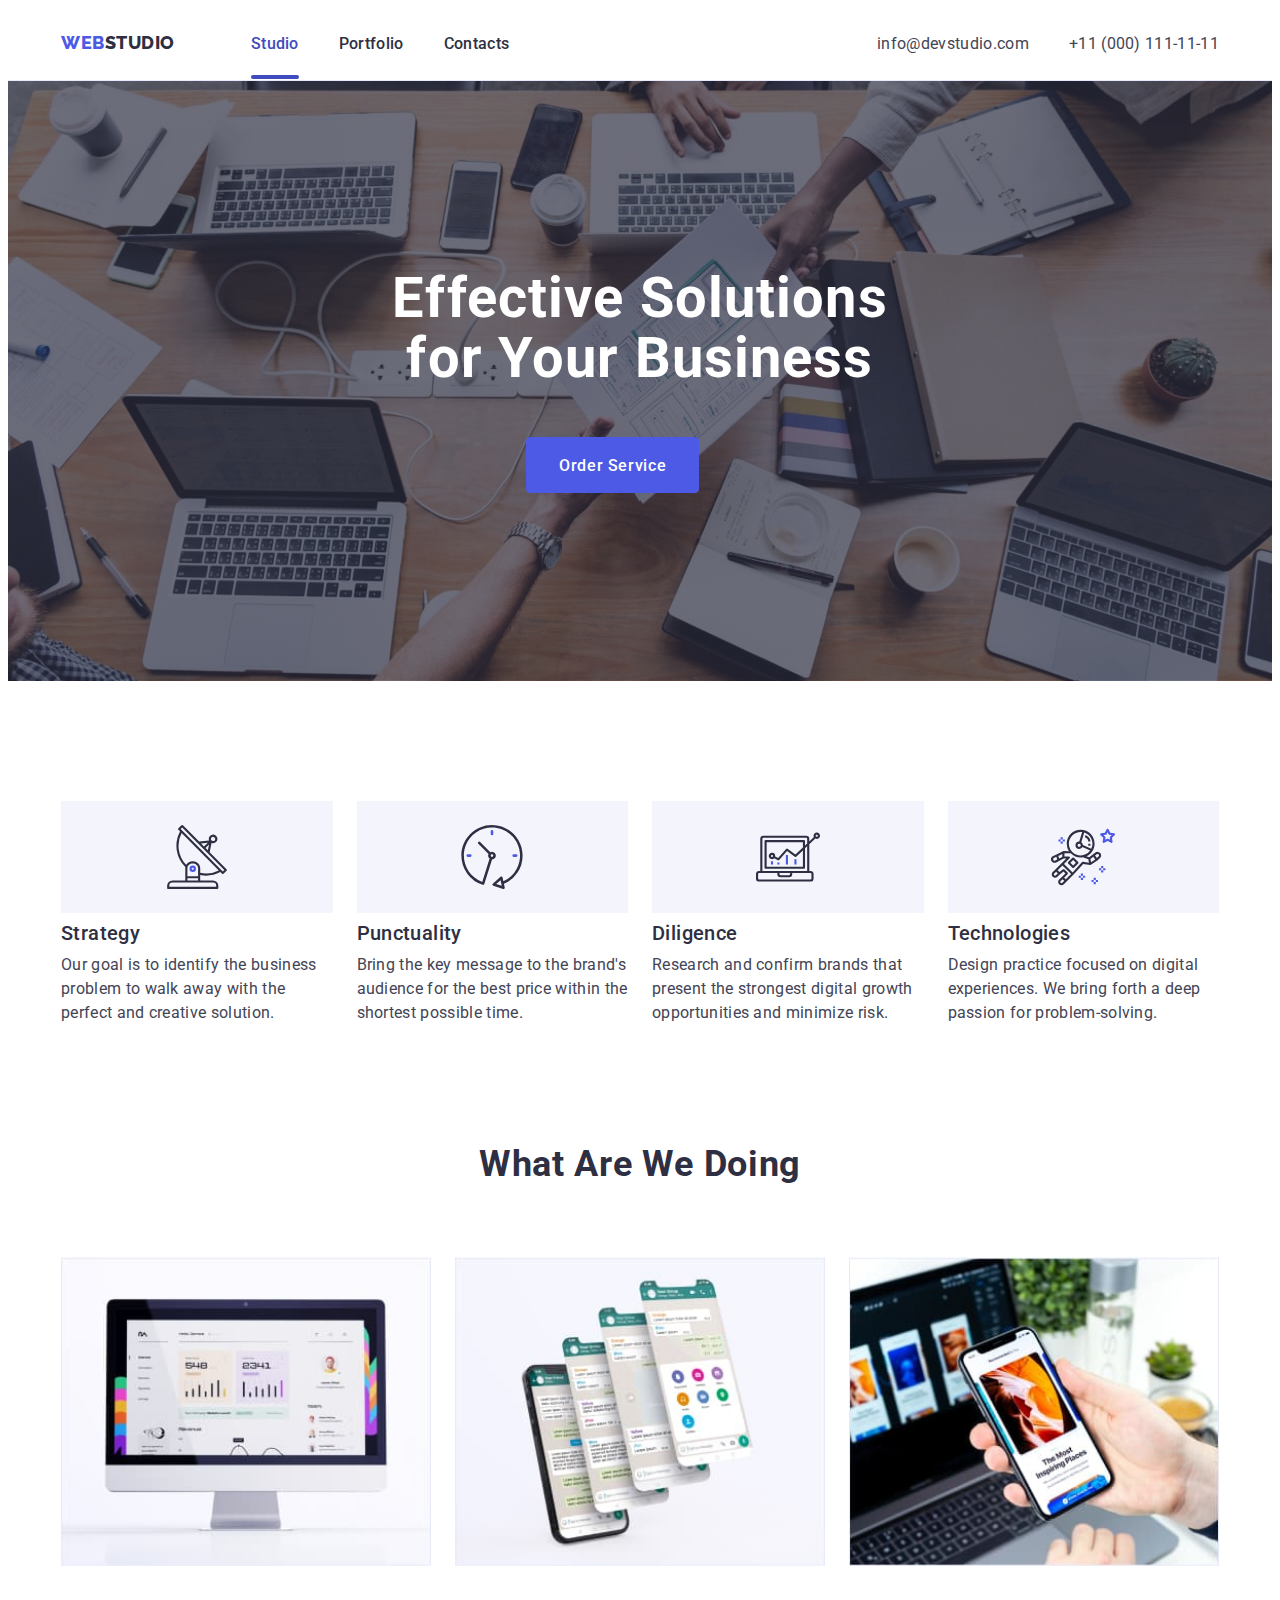
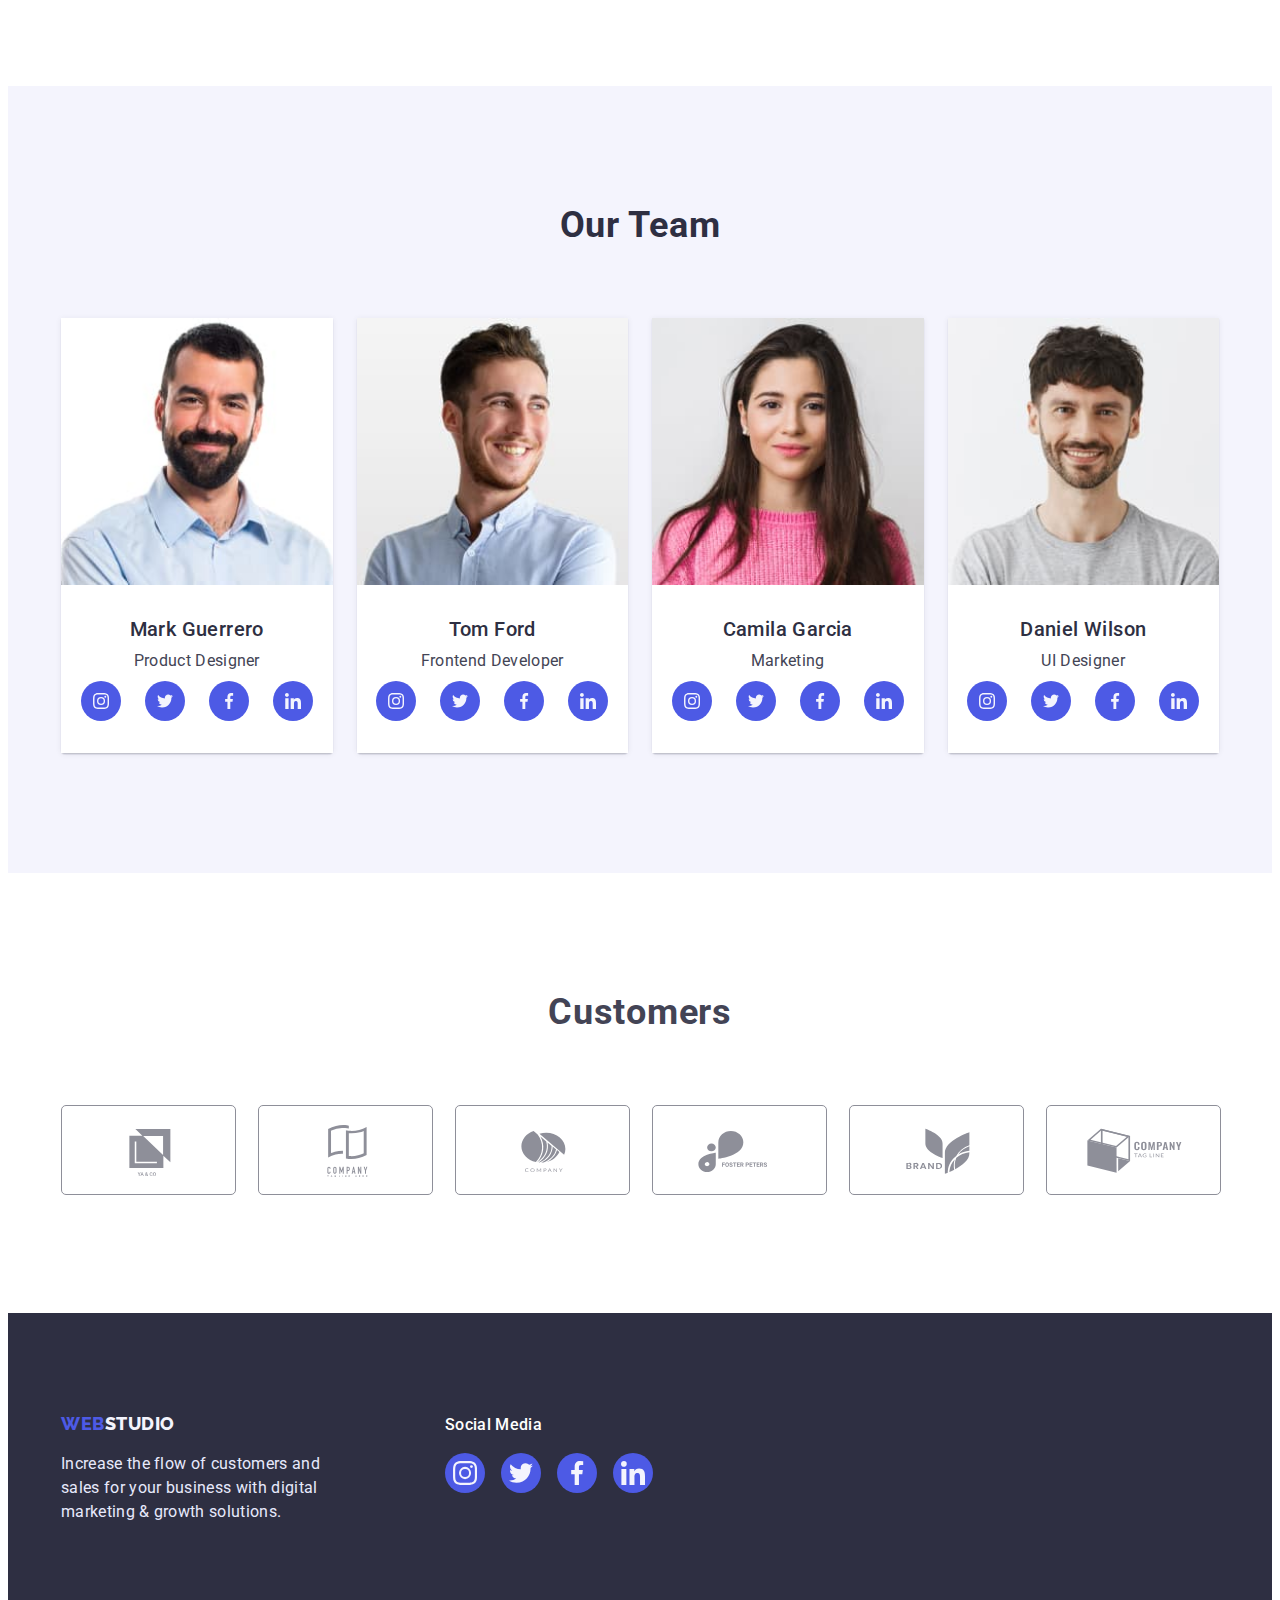
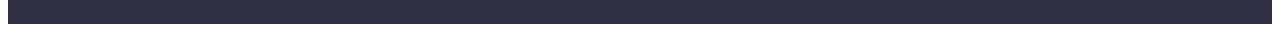
<file: index.html>
<!DOCTYPE html>
<html lang="en">
  <head>
    <meta charset="UTF-8" />
    <meta http-equiv="X-UA-Compatible" content="IE=edge" />
    <meta name="viewport" content="width=device-width, initial-scale=1.0" />
    <title>Document</title>
    <link rel="preconnect" href="https://fonts.googleapis.com" />
    <link rel="preconnect" href="https://fonts.gstatic.com" crossorigin />
    <link href="https://fonts.googleapis.com/css2?family=Raleway:wght@800&family=Roboto:wght@400;500;700;900&display=swap"
      rel="stylesheet" />
      <link
      href="https://cdnjs.cloudflare.com/ajax/libs/modern-normalize/1.1.0/modern-normalize.min.css"
      rel="stylesheet"
      integrity="sha512-wpPYUAdjBVSE4KJnH1VR1HeZfpl1ub8YT/NKx4PuQ5NmX2tKuGu6U/JRp5y+Y8XG2tV+wKQpNHVUX03MfMFn9Q=="
      crossorigin="anonymous"
      referrerpolicy="no-referrer"
    />
    <link
      href="https://cdnjs.cloudflare.com/ajax/libs/animate.css/4.1.1/animate.min.css"
      rel="stylesheet"
    />
    <link href="https://unpkg.com/aos@2.3.1/dist/aos.css" rel="stylesheet" />
    <link rel="stylesheet" href="./css/style.css" />
  </head>

  <body>
    <!-- Header -->
    <header class="header">
      <div class="header-container container">
        <nav class="header-nav">
          <a class="logo link" href="./index.html" 
            >Web<span class="logo-color">Studio</span></a
          >
          <ul class="header-list list">
            <li class="header-item">
              <a class="header-link header-line link" href="./index.html">Studio</a>
            </li>
            <li class="header-item">
              <a class="header-link link" href="./portfolio.html">Portfolio</a>
            </li>
            <li class="header-item">
              <a class="header-link link" href="">Contacts</a>
            </li>
          </ul>
        </nav>
        <address class="address">
          <ul class="header-list list">
            <li>
              <a class="header-address link" href="mailto:info@devstudio.com"
                >info@devstudio.com</a
              >
            </li>
            <li>
              <a class="header-address link" href="tel:+110001111111"
                >+11 (000) 111-11-11</a
              >
            </li>
          </ul>
        </address>
      </div>
    </header>

    <!-- Main -->

    <main>
      <!-- hero image -->

      <section class="hero">
        <div class="hero-container container">
          <h1 class="hero-title">Effective Solutions for Your Business</h1>
          <button class="hero-btn btn" data-modal-open type="button">Order Service</button>
        </div>
      </section>

      <!-- section 1 -->

      <section class="feature">
        <div class="feature-container container">
          <h2 hidden>feature</h2>
          <ul class="feature-list list">
                <li class="feature-item">
                     <div class="feature-icon">
                       <svg width="64" height="64" class="feature-soc-icon">
                              <use
                                href="./images/icon/symbol-defs.svg#icon-antenna"
                              ></use></svg>
                     </div >
                  <h3 class="feature-title">Strategy</h3>
                  <p class="feature-text">
                    Our goal is to identify the business problem to walk away with
                    the perfect and creative solution.
                  </p>
                </li>
                            
              <li class="feature-item">
                
                  <div class="feature-icon">
                    <svg width="64" height="64" class="feature-soc-icon"><use
                    href="./images/icon/symbol-defs.svg#icon-clock"
                  ></use></svg>
                  </div >
                <h3 class="feature-title">Punctuality</h3>
                <p class="feature-text">
                  Bring the key message to the brand's audience for the best price
                  within the shortest possible time.
                </p>
              </li>
                            
            <li class="feature-item">
              <div class="feature-icon">
                <svg width="64" height="64" class="feature-soc-icon">
                  <use
                    href="./images/icon/symbol-defs.svg#icon-diagram"
                  ></use></svg>
              </div >
              <h3 class="feature-title">Diligence</h3>
              <p class="feature-text">
                Research and confirm brands that present the strongest digital
                growth opportunities and minimize risk.
              </p>
            </li>

           
            <li class="feature-item">
              <div class="feature-icon">
                <svg width="64" height="64" class="feature-soc-icon">
                  <use
                    href="./images/icon/symbol-defs.svg#icon-astronaut"
                  ></use></svg>
              </div >
              <h3 class="feature-title">Technologies</h3>
              <p class="feature-text">
                Design practice focused on digital experiences. We bring forth a
                deep passion for problem-solving.
              </p>
            </li>
          </ul>
        </div>
      </section>

      <!-- section 2 -->

      <section class="doing">
        <div class="doing-container container">
          <h2 class="doing-title title">What are we doing</h2>
          <ul class="doing-list list">
            <li class="doing-item">
              <img
                src="./images/section2/Rectangle71.jpg"
                alt="Image example"
                width="360"
              />
            </li>
            <li class="doing-item">
              <img
                src="./images/section2/Rectangle72.jpg"
                alt="Image example"
                width="360"
              />
            </li>
            <li class="doing-item">
              <img
                src="./images/section2/Rectangle73.jpg"
                alt="Image example"
                width="360"
              />
            </li>
          </ul>
        </div>
      </section>

      <!-- section 3 -->

      <section class="team">
        <div class="team-container container">
          <h2 class="team-title title">Our Team</h2>
          <ul class="team-list list">
            <li class="team-item">
              <img
                class="team-img"
                src="./images/section3/img1.jpg"
                alt="Image example"
                width="264"
              />
              <div class="team-item-wrap">
                <h3 class="team-item-title">Mark Guerrero</h3>
                <p class="team-item-text">Product Designer</p>
                <ul class="team-soc-list list">
                  <li class="team-soc-item">
                    <a href="" class="team-soc-link link" target="_blank" rel="noopener noreferrer nofollow"
                      ><svg width="16" height="16" class="team-soc-icon">
                        <use
                          href="./images/icon/symbol-defs.svg#icon-instagram"
                        ></use></svg></a>
                  </li>
                  <li class="team-soc-item">
                    <a href="" class="team-soc-link link" target="_blank" rel="noopener noreferrer nofollow"
                      ><svg width="16" height="16" class="team-soc-icon">
                        <use
                          href="./images/icon/symbol-defs.svg#icon-twitter"
                        ></use>
                      </svg></a></li>
                      <li class="team-soc-item">
                        <a href="" class="team-soc-link link" target="_blank" rel="noopener noreferrer nofollow">
                          <svg width="16" height="16" class="team-soc-icon">
                            <use
                              href="./images/icon/symbol-defs.svg#icon-facebook"
                            ></use></svg></a>
                      </li>
                      <li class="team-soc-item">
                        <a href="" class="team-soc-link link" target="_blank" rel="noopener noreferrer nofollow"
                          ><svg width="16" height="16" class="team-soc-icon">
                            <use
                              href="./images/icon/symbol-defs.svg#icon-linkedin"
                            ></use></svg></a>
                      </li>
                    </a>
                  </li>
                </ul>
              </div>
            </li>

            <li class="team-item">
              <img
                class="team-img"
                src="./images/section3/img2.jpg"
                alt="Image example"
                width="264"
              />
              <div class="team-item-wrap">
                <h3 class="team-item-title">Tom Ford</h3>
                <p class="team-item-text">Frontend Developer</p>
                <ul class="team-soc-list list">
                  <li class="team-soc-item">
                    <a href="" class="team-soc-link link" target="_blank" rel="noopener noreferrer nofollow"
                      ><svg width="16" height="16" class="team-soc-icon">
                        <use
                          href="./images/icon/symbol-defs.svg#icon-instagram"
                        ></use></svg></a>
                  </li>
                  <li class="team-soc-item">
                    <a href="" class="team-soc-link link" target="_blank" rel="noopener noreferrer nofollow"
                      ><svg width="16" height="16" class="team-soc-icon">
                        <use
                          href="./images/icon/symbol-defs.svg#icon-twitter"
                        ></use>
                      </svg></a></li>
                      <li class="team-soc-item">
                        <a href="" class="team-soc-link link" target="_blank" rel="noopener noreferrer nofollow">
                          <svg width="16" height="16" class="team-soc-icon">
                            <use
                              href="./images/icon/symbol-defs.svg#icon-facebook"
                            ></use></svg></a>
                      </li>
                      <li class="team-soc-item">
                        <a href="" class="team-soc-link link" target="_blank" rel="noopener noreferrer nofollow"
                          ><svg width="16" height="16" class="team-soc-icon">
                            <use
                              href="./images/icon/symbol-defs.svg#icon-linkedin"
                            ></use></svg></a>
                      </li>
                    </a>
                  </li>
                </ul>
              </div>
            </li>

            <li class="team-item">
              <img
                class="team-img"
                src="./images/section3/img3.jpg"
                alt="Image example"
                width="264"
              />
              <div class="team-item-wrap">
                <h3 class="team-item-title">Camila Garcia</h3>
                <p class="team-item-text">Marketing</p>
                <ul class="team-soc-list list">
                  <li class="team-soc-item">
                    <a href="" class="team-soc-link link" target="_blank" rel="noopener noreferrer nofollow"
                      ><svg width="16" height="16" class="team-soc-icon">
                        <use
                          href="./images/icon/symbol-defs.svg#icon-instagram"
                        ></use></svg></a>
                  </li>
                  <li class="team-soc-item">
                    <a href="" class="team-soc-link link" target="_blank" rel="noopener noreferrer nofollow"
                      ><svg width="16" height="16" class="team-soc-icon">
                        <use
                          href="./images/icon/symbol-defs.svg#icon-twitter"
                        ></use>
                      </svg></a></li>
                      <li class="team-soc-item">
                        <a href="" class="team-soc-link link" target="_blank" rel="noopener noreferrer nofollow">
                          <svg width="16" height="16" class="team-soc-icon">
                            <use
                              href="./images/icon/symbol-defs.svg#icon-facebook"
                            ></use></svg></a>
                      </li>
                      <li class="team-soc-item">
                        <a href="" class="team-soc-link link" target="_blank" rel="noopener noreferrer nofollow"
                          ><svg width="16" height="16" class="team-soc-icon">
                            <use
                              href="./images/icon/symbol-defs.svg#icon-linkedin"
                            ></use></svg></a>
                      </li>
                    </a>
                  </li>
                </ul>
              </div>
            </li>

            <li class="team-item">
              <img
                class="team-img"
                src="./images/section3/img4.jpg"
                alt="Image example"
                width="264"
              />
              <div class="team-item-wrap">
                <h3 class="team-item-title">Daniel Wilson</h3>
                <p class="team-item-text">UI Designer</p>
                <ul class="team-soc-list list">
                  <li class="team-soc-item">
                    <a href="" class="team-soc-link link" target="_blank" rel="noopener noreferrer nofollow"
                      ><svg width="16" height="16" class="team-soc-icon">
                        <use
                          href="./images/icon/symbol-defs.svg#icon-instagram"
                        ></use></svg></a>
                  </li>
                  <li class="team-soc-item">
                    <a href="" class="team-soc-link link" target="_blank" rel="noopener noreferrer nofollow"
                      ><svg width="16" height="16" class="team-soc-icon">
                        <use
                          href="./images/icon/symbol-defs.svg#icon-twitter"
                        ></use>
                      </svg></a></li>
                      <li class="team-soc-item">
                        <a href="" class="team-soc-link link" target="_blank" rel="noopener noreferrer nofollow">
                          <svg width="16" height="16" class="team-soc-icon">
                            <use
                              href="./images/icon/symbol-defs.svg#icon-facebook"
                            ></use></svg></a>
                      </li>
                      <li class="team-soc-item">
                        <a href="" class="team-soc-link link" target="_blank" rel="noopener noreferrer nofollow" 
                          ><svg width="16" height="16" class="team-soc-icon">
                            <use
                              href="./images/icon/symbol-defs.svg#icon-linkedin"
                            ></use></svg></a>
                      </li>
                    </a>
                  </li>
                </ul>
              </div>
            </li>
          </ul>
        </div>
      </section>
<section class="customers">
  <div class="container">
    <h2 class="customers-title title">Customers</h2>
    <ul class="customers-list list">
      <li class="customers-item">
        <a href="" class="customers-link link" target="_blank" rel="noopener noreferrer nofollow">
         <svg width="104" height="56" class="customers-link-icon">
          <use href="./images/icon/symbol-defs.svg#icon-Logo-1"></use>
         </svg>
        </a>
      </li>
      <li class="customers-item">
        <a href="" class="customers-link link" target="_blank" rel="noopener noreferrer nofollow">
         <svg width="104" height="56" class="customers-link-icon">
          <use href="./images/icon/symbol-defs.svg#icon-Logo-2"></use>
         </svg>
        </a>
      </li>
      <li class="customers-item">
        <a href="" class="customers-link link" target="_blank" rel="noopener noreferrer nofollow">
         <svg width="104" height="56" class="customers-link-icon">
          <use href="./images/icon/symbol-defs.svg#icon-Logo-3"></use>
         </svg>
        </a>
      </li>
      <li class="customers-item">
        <a href="" class="customers-link link" target="_blank" rel="noopener noreferrer nofollow">
         <svg width="104" height="56" class="customers-link-icon">
          <use href="./images/icon/symbol-defs.svg#icon-Logo-4"></use>
         </svg>
        </a>
      </li>
      <li class="customers-item">
        <a href="" class="customers-link link" target="_blank" rel="noopener noreferrer nofollow">
         <svg width="104" height="56" class="customers-link-icon">
          <use href="./images/icon/symbol-defs.svg#icon-Logo-5"></use>
         </svg>
        </a>
      </li>
      <li class="customers-item">
        <a href="" class="customers-link link" target="_blank" rel="noopener noreferrer nofollow">
         <svg width="104" height="56" class="customers-link-icon">
          <use href="./images/icon/symbol-defs.svg#icon-Logo-6"></use>
         </svg>
        </a>
      </li>
    </ul>
  </div>

</section>


    </main>

    <!-- Footer -->
    <footer class="footer">
      <div class="footer-container container">
        <div class="footer-wrap">
          <a class="footer-logo-link link" href="./index.html"
            >Web<span class="footer-logo-color">Studio</span></a
          >
          <p class="footer-text">
            Increase the flow of customers and sales for your business with
            digital marketing & growth solutions.
          </p>
        </div>
        <div class="footer-soc-wrap">
          <h3 class="footer-item-title title">Social media</h3>
          <ul class="footer-soc-list list">
            <li class="footer-soc-item">
              <a href="" class="footer-soc-link link" target="_blank" rel="noopener noreferrer nofollow"
                ><svg width="24" height="24" class="footer-soc-icon">
                  <use
                    href="./images/icon/symbol-defs.svg#icon-instagram"
                  ></use></svg></a>
            </li>
            <li class="footer-soc-item">
              <a href="" class="footer-soc-link link" target="_blank" rel="noopener noreferrer nofollow"
                ><svg width="24" height="24" class="footer-soc-icon">
                  <use
                    href="./images/icon/symbol-defs.svg#icon-twitter"
                  ></use>
                </svg></a></li>
                <li class="footer-soc-item">
                  <a href="" class="footer-soc-link link" target="_blank" rel="noopener noreferrer nofollow">
                    <svg width="24" height="24" class="footer-soc-icon">
                      <use
                        href="./images/icon/symbol-defs.svg#icon-facebook"
                      ></use></svg></a>
                </li>
                <li class="footer-soc-item">
                  <a href="" class="footer-soc-link link" target="_blank" rel="noopener noreferrer nofollow"
                    ><svg width="24" height="24" class="footer-soc-icon">
                      <use
                        href="./images/icon/symbol-defs.svg#icon-linkedin"
                      ></use></svg></a>
                </li>
              </a>
            </li>
          </ul>
        </div>
      </div>
    </footer>
    <div class="backdrop is-hidden" data-modal>
      <div class="modal ">
        <button class="modal-close" data-modal-close type="button">
          <svg width="8" height="8" class="modal-soc-icon">
            <use
              href="./images/icon/symbol-defs.svg#icon-close-black-18dp"
            ></use></svg>
        </button>
             
      </div>
    </div>
    <script src="https://unpkg.com/aos@2.3.1/dist/aos.js"></script>
    <script>
      AOS.init();
    </script>
    <script src="./js/modal.js"></script>
  </body>
</html>
</file>
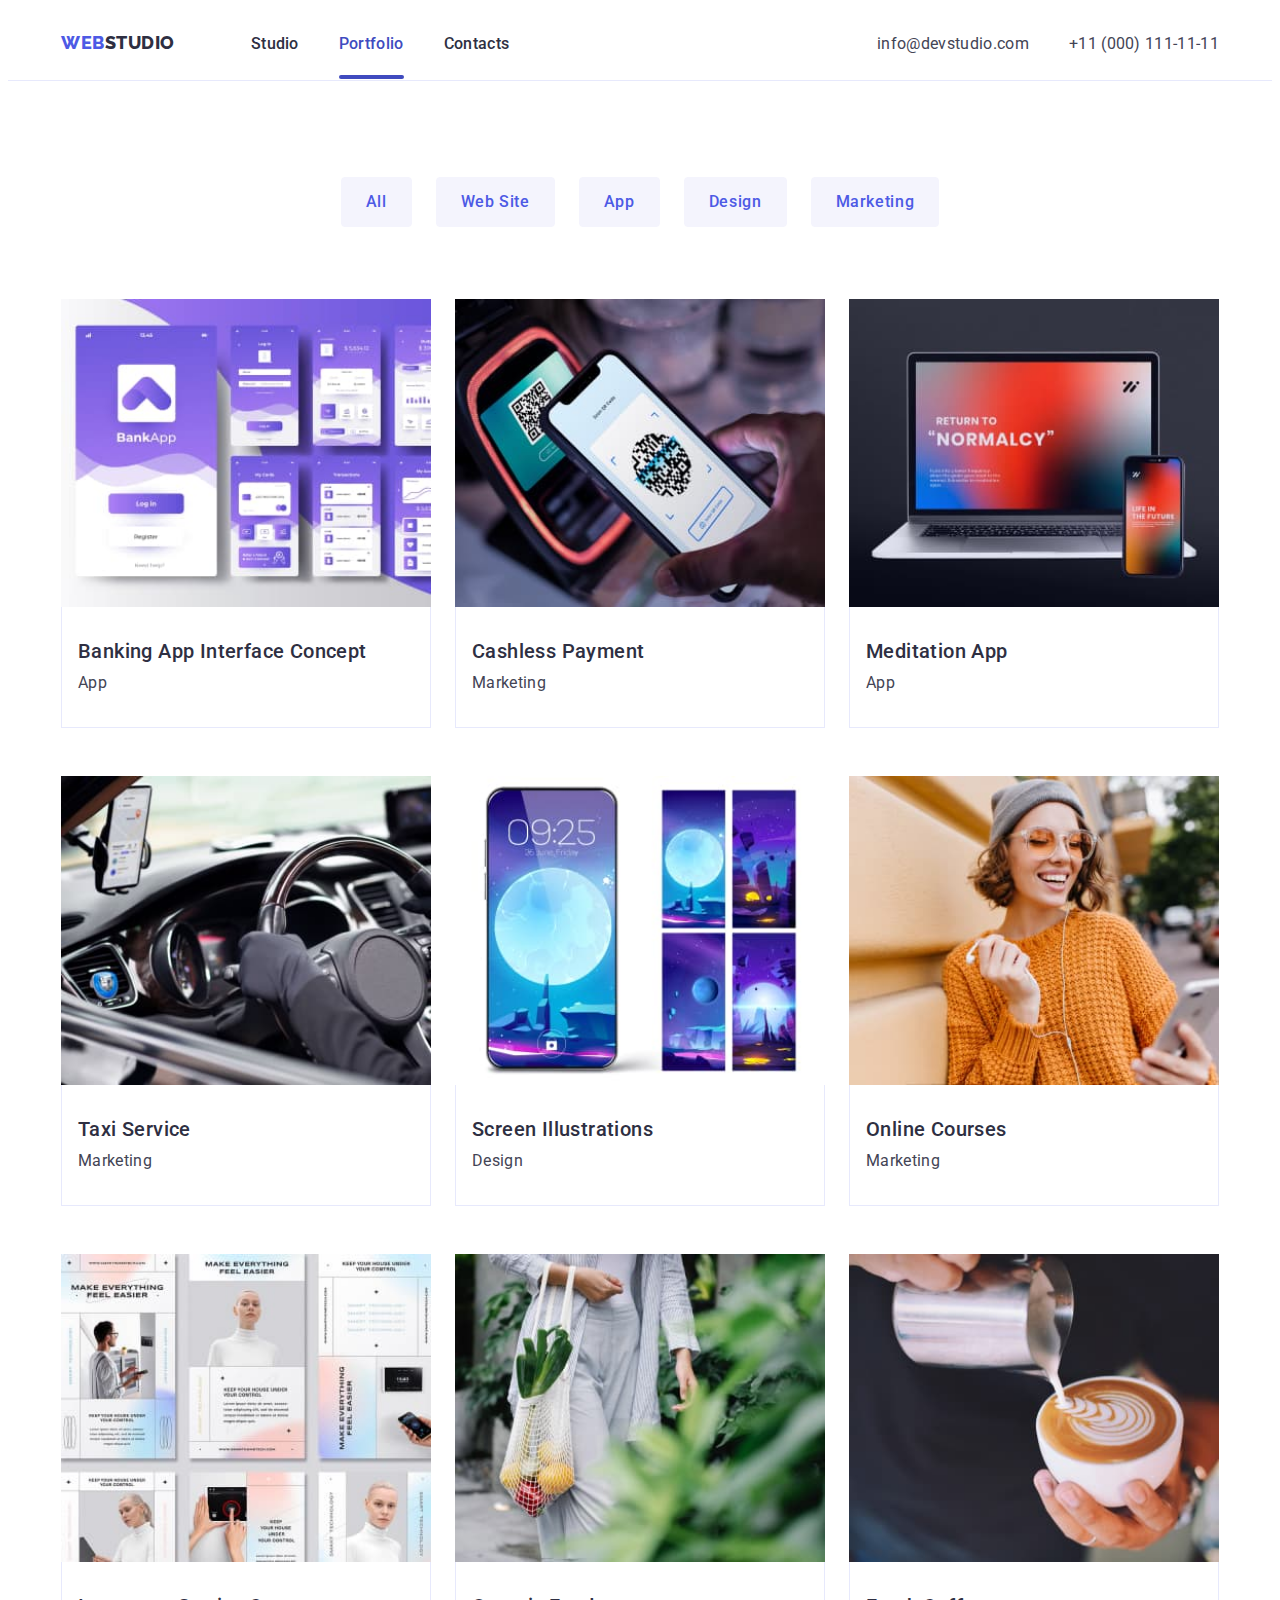
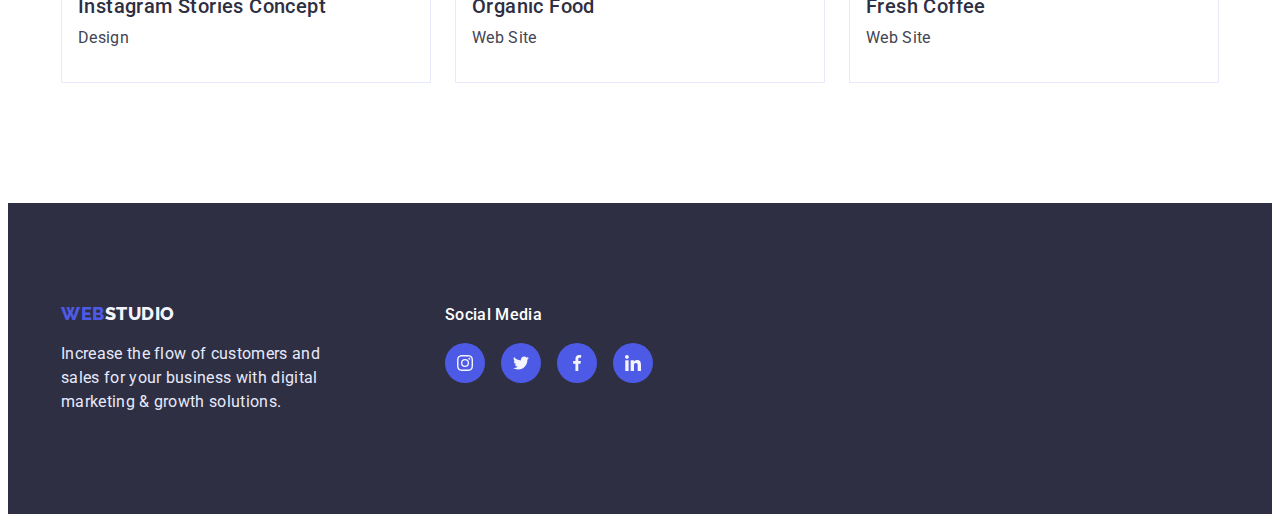
<file: portfolio.html>
<!DOCTYPE html>
<html lang="en">

<head>
  <meta charset="UTF-8" />
  <meta http-equiv="X-UA-Compatible" content="IE=edge" />
  <meta name="viewport" content="width=device-width, initial-scale=1.0" />
  <title>Document</title>
  <link rel="preconnect" href="https://fonts.googleapis.com" />
  <link rel="preconnect" href="https://fonts.gstatic.com" crossorigin />
  <link href="https://fonts.googleapis.com/css2?family=Raleway:wght@800&family=Roboto:wght@400;500;700;900&display=swap"
    rel="stylesheet" />
    <link
    href="https://cdnjs.cloudflare.com/ajax/libs/modern-normalize/1.1.0/modern-normalize.min.css"
    rel="stylesheet"
    integrity="sha512-wpPYUAdjBVSE4KJnH1VR1HeZfpl1ub8YT/NKx4PuQ5NmX2tKuGu6U/JRp5y+Y8XG2tV+wKQpNHVUX03MfMFn9Q=="
    crossorigin="anonymous"
    referrerpolicy="no-referrer"
  />
  <link
    href="https://cdnjs.cloudflare.com/ajax/libs/animate.css/4.1.1/animate.min.css"
    rel="stylesheet"
  />
  <link href="https://unpkg.com/aos@2.3.1/dist/aos.css" rel="stylesheet" />
  <link rel="stylesheet" href="./css/style.css" />
</head>

<body>
  <!-- Header -->
  <header class="header">
    <div class="header-container container">
      <nav class="header-nav">
        <a class="logo link" href="./index.html">Web<span class="logo-color">Studio</span></a>
        <ul class="header-list list">
          <li class="header-item">
            <a class="header-link link" href="./index.html">Studio</a>
          </li>
          <li class="header-item">
            <a class="header-link header-line link" href="./portfolio.html">Portfolio</a>
          </li>
          <li class="header-item">
            <a class="header-link link" href="">Contacts</a>
          </li>
        </ul>
      </nav>
      <address class="address">
        <ul class="header-list list">
          <li>
            <a class="header-address link" href="mailto:info@devstudio.com">info@devstudio.com</a>
          </li>
          <li>
            <a class="header-address link" href="tel:+110001111111">+11 (000) 111-11-11</a>
          </li>
        </ul>
      </address>
    </div>
  </header>

  <!-- Main -->

  <main>
    <!-- Filters -->

    <section class="portfolio">
      <div class="container">
        <h1 hidden>Portfolio</h1>
        <ul class="filters-list list">
          <li class="filters-list-item">
            <button class="portfolio-btn btn" type="button">All</button>
          </li>
          <li class="filters-list-item">
            <button class="portfolio-btn btn" type="button">
              Web Site
            </button>
          </li>
          <li class="filters-list-item">
            <button class="portfolio-btn btn" type="button">App</button>
          </li>
          <li class="filters-list-item">
            <button class="portfolio-btn btn" type="button">Design</button>
          </li>
          <li class="filters-list-item">
            <button class="portfolio-btn btn" type="button">
              Marketing
            </button>
          </li>
        </ul>

        <ul class="row-list list">
          <li class="row-item">
              <a class="row-item-link link" href="">
                <div class="row-wrap">
                  <div class="row-box-overlay">
                  <img class="row-img" src="./images/portfolio/raw1/img.jpg" alt="image" width="360" height="300" />
                  <p class="row-overlay-text">14 Stylish and User-Friendly App Design Concepts · Task Manager App · Calorie Tracker App · Exotic Fruit Ecommerce App · Cloud Storage App</p>
                  </div>
                  <div class="row-text-wrap">
                      <h2 class="row-title">Banking App Interface Concept</h2>
                        <p class="row-text">App</p>
                  </div>
                </div>
              </a>
          </li>
          <li class="row-item">
            <a class="row-item-link link" href="">
              <div class="row-wrap">
                <div class="row-box-overlay">
                  <img class="row-img" src="./images/portfolio/raw1/img3.jpg" alt="image" width="360" height="300" />
                  <p class="row-overlay-text">14 Stylish and User-Friendly App Design Concepts · Task Manager App · Calorie Tracker App · Exotic Fruit Ecommerce App · Cloud Storage App</p>
                </div >
                <div class="row-text-wrap">
                  <h2 class="row-title">Cashless Payment</h2>
                  <p class="row-text">Marketing</p>
                </div>
              </div>
            </a>
          </li>
          <li class="row-item">
            <a class="row-item-link link" href="">
              <div class="row-wrap">
                <div class="row-box-overlay">
                  <img class="row-img" src="./images/portfolio/raw1/img2.jpg" alt="image" width="360" height="300" />
                  <p class="row-overlay-text">14 Stylish and User-Friendly App Design Concepts · Task Manager App · Calorie Tracker App · Exotic Fruit Ecommerce App · Cloud Storage App</p>
                </div>
                <div class="row-text-wrap">
                  <h2 class="row-title">Meditation App</h2>
                  <p class="row-text">App</p>
                </div>
              </div>
            </a>
          </li>
          <li class="row-item">
            <a class="row-item-link link" href="">
              <div class="row-wrap">
                <div class="row-box-overlay">
                  <img class="row-img" src="./images/portfolio/raw2/img.jpg" alt="image" width="360" height="300" />
                  <p class="row-overlay-text">14 Stylish and User-Friendly App Design Concepts · Task Manager App · Calorie Tracker App · Exotic Fruit Ecommerce App · Cloud Storage App</p>
                </div>
                <div class="row-text-wrap">
                  <h2 class="row-title">Taxi Service</h2>
                  <p class="row-text">Marketing</p>
                </div >
              </div>
            </a>
          </li>
          <li class="row-item">
            <a class="row-item-link link" href="">
              <div class="row-wrap">
                <div class="row-box-overlay">
                  <img class="row-img" src="./images/portfolio/raw2/img2.jpg" alt="image" width="360" height="300" />
                  <p class="row-overlay-text">14 Stylish and User-Friendly App Design Concepts · Task Manager App · Calorie Tracker App · Exotic Fruit Ecommerce App · Cloud Storage App</p>
                </div>
                <div class="row-text-wrap">
                  <h2 class="row-title">Screen Illustrations</h2>
                  <p class="row-text">Design</p>
                </div>
              </div>
            </a>
          </li>
          <li class="row-item">
            <a class="row-item-link link" href="">
              <div class="row-wrap">
                <div class="row-box-overlay">
                  <img class="row-img" src="./images/portfolio/raw2/img3.jpg" alt="image" width="360" height="300" />
                  <p class="row-overlay-text">14 Stylish and User-Friendly App Design Concepts · Task Manager App · Calorie Tracker App · Exotic Fruit Ecommerce App · Cloud Storage App</p>
                </div>
                <div class="row-text-wrap">
                  <h2 class="row-title">Online Courses</h2>
                  <p class="row-text">Marketing</p>
                </div >
              </div>
            </a>
          </li>
          <li class="row-item">
            <a class="row-item-link link" href="">
              <div class="row-wrap">
                <div class="row-box-overlay">
                  <img class="row-img" src="./images/portfolio/raw3/img.jpg" alt="image" width="360" height="300" />
                  <p class="row-overlay-text">14 Stylish and User-Friendly App Design Concepts · Task Manager App · Calorie Tracker App · Exotic Fruit Ecommerce App · Cloud Storage App</p>
               </div>
                <div class="row-text-wrap">
                  <h2 class="row-title">Instagram Stories Concept</h2>
                  <p class="row-text">Design</p>
                </div>
              </div>
            </a>
          </li>
          <li class="row-item">
            <a class="row-item-link link" href="">
              <div class="row-wrap">
                <div class="row-box-overlay">
                <img class="row-img" src="./images/portfolio/raw3/img2.jpg" alt="image"
                  width="360" height="300" />
                  <p class="row-overlay-text">14 Stylish and User-Friendly App Design Concepts · Task Manager App · Calorie Tracker App · Exotic Fruit Ecommerce App · Cloud Storage App</p>
                </div>
              <div class="row-text-wrap">
                <h2 class="row-title">Organic Food</h2>
                <p class="row-text">Web Site</p>
              </div>
              </div>
            </a>
          </li>
          <li class="row-item">
            <a class="row-item-link link" href="">
              <div class="row-wrap">
                <div class="row-box-overlay">
               <img class="row-img" src="./images/portfolio/raw3/img3.jpg" alt="image" 
                  width="360" height="300" />
                  <p class="row-overlay-text">14 Stylish and User-Friendly App Design Concepts · Task Manager App · Calorie Tracker App · Exotic Fruit Ecommerce App · Cloud Storage App</p>
                </div>
                <div class="row-wrap"></div><div class="row-text-wrap">
                <h2 class="row-title">Fresh Coffee</h2>
                <p class="row-text">Web Site</p>
              </div>
              </div>
            </a>
          </li>
        </ul>
      </div>

    </section>
  </main>

  <!-- Footer -->
  <footer class="footer">
    <div class="footer-container container">
      <div class="footer-wrap">
        <a class="footer-logo-link link" href="./index.html">Web<span class="footer-logo-color">Studio</span></a>
        <p class="footer-text">
          Increase the flow of customers and sales for your business with
          digital marketing & growth solutions.
        </p>
      </div>
      <div class="footer-soc-wrap">
        <h3 class="footer-item-title title">Social media</h3>
        <ul class="footer-soc-list list">
          <li class="footer-soc-item">
            <a href="" class="footer-soc-link link"><svg width="16" height="16" class="footer-soc-icon">
                <use href="./images/icon/symbol-defs.svg#icon-instagram"></use>
              </svg></a>
          </li>
          <li class="footer-soc-item">
            <a href="" class="footer-soc-link link"><svg width="16" height="16" class="footer-soc-icon">
                <use href="./images/icon/symbol-defs.svg#icon-twitter"></use>
              </svg></a>
          </li>
          <li class="footer-soc-item">
            <a href="" class="footer-soc-link link">
              <svg width="16" height="16" class="footer-soc-icon">
                <use href="./images/icon/symbol-defs.svg#icon-facebook"></use>
              </svg></a>
          </li>
          <li class="footer-soc-item">
            <a href="" class="footer-soc-link link"><svg width="16" height="16" class="footer-soc-icon">
                <use href="./images/icon/symbol-defs.svg#icon-linkedin"></use>
              </svg></a>
          </li>
          </a>
          </li>
        </ul>
      </div>
    </div>
  </footer>
 
  <script src="https://unpkg.com/aos@2.3.1/dist/aos.js"></script>
    <script>
      AOS.init();
    </script>
  
</body>

</html>
</file>
<file: css/style.css>
:root {
  --color-iris: #4d5ae5;
  --color-ocean: #404bbf;
  --color-navy-blue: #2e2f42;
  --color-green: #31d0aa;
  --color-slate: #434455;
  --color-light-slate: #8e8f99;
  --color-cornflower: #e7e9fc;
  --color-cloud: #f4f4fd;
  --color-navy-blue-modal: #2e2f42;
  --color-grey: #2e2f42;
  --color-white: #ffffff;
  --color-dairy: #fcfcfc;
}

p,
h1,
h2,
h3,
h4,
h5,
h6 {
  margin: 0;
}

ul {
  padding-left: 0;
  margin: 0;
}

button {
  cursor: pointer;
}

address {
  font-style: normal;
}

body {
  font-family: Roboto, sans-serif;
  font-weight: 400;
  color: var(--color-slate);
}

img {
  display: block;
  width: 100%;
  height: auto;
}

.link {
  text-decoration: none;
  
}


.list {
  list-style: none;
}



.title {
  font-weight: 700;
  font-size: 36px;
  line-height: 1.11;
  text-align: center;
  letter-spacing: 0.02em;
  text-transform: capitalize;
}

.container {
  width: 1158px;
  padding-left: 15px;
  padding-right: 15px;
  margin-left: auto;
  margin-right: auto;
}

.btn {
  font-family: "Roboto", sans-serif;
  border-radius: 4px;
  cursor: pointer;
  letter-spacing: 0.04em;
  line-height: 1.5;
  font-size: 16px;
  font-weight: 500;
}

/* ---------- HEADER ------------ */

.header {
  border-bottom: 1px solid var(--color-cornflower);
  padding-top: 24px;
  background-color: var(--color-white);
  
}

.header-container {
  display: flex;
  align-items: flex-start;
  
  
}
.header-nav {
  display: flex;
  margin-right: auto;
  align-items: flex-start;
}

.logo {
  font-family: "Raleway", sans-serif;
  font-weight: 800;
  font-size: 18px;
  line-height: 1.17em;
  display: flex;
  align-items: center;
  letter-spacing: 0.03em;
  text-transform: uppercase;
  color: var(--color-iris);
  margin-right: 76px;
}
.logo-color {
  color: var(--color-navy-blue);
}

.header-list {
  display: flex;
  align-items: center;
  gap: 40px;
  
}

.header-link {
  font-family: inherit;
  font-weight: 500;
  font-size: 16px;
  line-height: 1.5em;
  letter-spacing: 0.02em;
  color: var(--color-navy-blue);
  transition: color 250ms cubic-bezier(0.4, 0, 0.2, 1); 
}

a[class="header-link header-line link"] 
{color: var(--color-ocean);
 }
    
    
   
.header-item {
  display: block;
  width: 100%;
  min-height: 48px;
  position: relative;
   
}
.header-item > .header-line::after {
  content: '';
  width: 100%;
  height: 4px;
  border-radius: 2px;
  display: block;
  background-color: var(--color-ocean);
  position: absolute;
  top: 43px;
  left: 0;
  transition: background-color 250ms cubic-bezier(0.4, 0, 0.2, 1);
}
   

.header-link:is(:hover, :focus)  {
  color: var(--color-ocean);
 
}


.header-address {
  font-weight: 400;
  font-size: 16px;
  line-height: 1.5;
  letter-spacing: 0.02em;
  color: var(--color-slate);
  transition: color 250ms cubic-bezier(0.4, 0, 0.2, 1);
}

.header-address:is(:hover, :focus) {
  color: var(--color-ocean);
}

/* ----------- HERO ------------- */

.hero {
  background-color: var(--color-navy-blue);
  background-image: linear-gradient(
      rgba(46, 47, 66, 0.7),
      rgba(46, 47, 66, 0.7)
    ),
    url(../images/hero/people-office.jpg);
  background-repeat: no-repeat;
  background-size: cover;
  max-width: 1440px;
  background-position: center;
  padding-top: 188px;
  padding-bottom: 188px;
  margin-left: auto;
  margin-right: auto;
}

.hero-title {
  font-weight: 700;
  font-size: 56px;
  line-height: 1.07;
  text-align: center;
  letter-spacing: 0.02em;
  color: #ffffff;
  max-width: 496px;
  margin: 0 auto 48px;
  display: block;
}

.hero-btn {
  min-width: 169px;
  height: 56px;
  border-radius: 4px;
  cursor: pointer;
  padding: 16px 32px;
  color: #ffffff;
  background: var(--color-iris);
  border: 1px solid var(--color-iris);
  margin: 0 465px auto;
  transition: background-color 250ms cubic-bezier(0.4, 0, 0.2, 1),
  border 250ms cubic-bezier(0.4, 0, 0.2, 1);
  z-index: 3;
}

.hero-btn:is(:hover, :focus) {
  background-color: var(--color-ocean);
  border: 1px solid var(--color-ocean);
}

/*-------------- feature ------------*/
.feature {
  padding-top: 120px;
  padding-bottom: 120px;
}

.feature-item {
  width: calc((100% - 72px) / 4);
}

.feature-list {
  display: flex;
  gap: 24px;
}

.feature-title {
  font-weight: 500;
  font-size: 20px;
  line-height: 1.2;
  letter-spacing: 0.02em;
  color: var(--color-navy-blue);
  margin-bottom: 8px;
}

.feature-text {
  font-weight: 400;
  font-size: 16px;
  line-height: 1.5;
  letter-spacing: 0.02em;
  color: var(--color-slate);
}

.feature-icon {
  background-color: var(--color-cloud);
  width: 100%;
  height: 112px;
  margin-bottom: 8px;
  display: flex;
  align-items: center;
  justify-content: center;
}

/* -------------doing-------------- */
.doing {
  padding-top: 0;
  padding-bottom: 120px;
}
.doing-img {
  width: 100%;
  height: auto;
  display: block;
}

.doing-item {
  width: calc((100% - 48px) / 3);
}

.doing-title {
  color: var(--color-navy-blue);
  margin-bottom: 72px;
}

.doing-list {
  display: flex;
  gap: 24px;
}

/* ---------team------------------ */
.team {
  background-color: var(--color-cloud);
  padding-top: 120px;
  padding-bottom: 120px;
}

.team-item {
  width: calc((100% - 72px) / 3);
  box-shadow: 0px 1px 6px rgba(46, 47, 66, 0.08),
    0px 1px 1px rgba(46, 47, 66, 0.16), 0px 2px 1px rgba(46, 47, 66, 0.08);
  border-radius: 0px 0px 4px 4px;
}

.team-item-wrap {
  padding: 32px 0;
  background-color: #ffffff;
}

.team-title {
  color: var(--color-navy-blue);
  margin-bottom: 72px;
}

.team-item-title {
  font-weight: 500;
  font-size: 20px;
  line-height: 1.2;
  text-align: center;
  letter-spacing: 0.02em;
  color: var(--color-navy-blue);
  margin-bottom: 8px;
}
.team-item-text {
  font-size: 16px;
  line-height: 1.5;
  text-align: center;
  letter-spacing: 0.02em;
  color: var(--color-slate);
}

.team-list {
  display: flex;
  gap: 24px;
}

.team-soc-list {
  display: flex;
  justify-content: center;
  margin-top: 8px;
  gap: 24px;
}
.team-soc-item {
  width: 40px;
  height: 40px;
}

.team-soc-link {
  width: 100%;
  height: 100%;
  border-radius: 50%;
  background-color: var(--color-iris);
  display: flex;
  align-items: center;
  justify-content: center;
  transition: background-color 250ms cubic-bezier(0.4, 0, 0.2, 1);
}

.team-soc-link:is(:hover, :focus) {
  background-color: var(--color-ocean);
}

.team-soc-icon {
  fill: var(--color-cloud);
}

/* -------customers--------- */
.customers {
  padding-top: 120px;
  padding-bottom: 120px;
}

.customers-title {
  margin-bottom: 72px;
}
.customers-list {
  display: flex;
  justify-content: center;
  gap: 24px;
}

.customers-item {
  width: calc((100% - 120px) / 6);
  height: 88px;
}

.customers-link {
  width: 100%;
  height: 100%;
  display: flex;
  align-items: center;
  justify-content: center;
  border: 1px solid var(--color-light-slate);
  border-radius: 5px;
  fill: var(--color-light-slate);
  transition: border 250ms cubic-bezier(0.4, 0, 0.2, 1), fill 250ms cubic-bezier(0.4, 0, 0.2, 1);
  
}

.customers-link:is(:hover, :focus) {
  border: 1px solid var(--color-ocean);
  fill: var(--color-ocean);
}

/* ------filters--------- */

.portfolio {
  padding-top: 96px;
  padding-bottom: 120px;
}
.filters-list {
  align-items: center;
  margin-bottom: 72px;
  display: flex;
  justify-content: center;
  gap: 24px;
}
.portfolio-btn {
  padding: 12px 24px;
  background-color: var(--color-cloud);
  border: 1px solid var(--color-cloud);
  color: var(--color-iris);
  transition: background-color 250ms cubic-bezier(0.4, 0, 0.2, 1), border-color 250ms cubic-bezier(0.4, 0, 0.2, 1), color 250ms cubic-bezier(0.4, 0, 0.2, 1), box-shadow 250ms cubic-bezier(0.4, 0, 0.2, 1);
}
.portfolio-btn:hover {
  background-color: var(--color-ocean);
  border-color: var(--color-ocean);
  color: #ffffff;
  box-shadow: 0px 3px 1px rgba(0, 0, 0, 0.1), 0px 2px 1px rgba(0, 0, 0, 0.08),
    0px 2px 2px rgba(0, 0, 0, 0.12);
}

/* ---------row-------------- */

.row-list {
  display: flex;
  flex-wrap: wrap;
  flex-direction: row;
  gap: 48px 24px;
}
.row-wrap {
  background-color: #ffffff;
}

.row-item {
  width: calc((100% - 48px) / 3);
  border-radius: 0px 0px 4px 4px;
  transition: transform 250ms cubic-bezier(0.4, 0, 0.2, 1);
}


.row-item-link {
  display: block;
  transition: box-shadow 250ms cubic-bezier(0.4, 0, 0.2, 1);
  
}

.row-item-link:is(:hover, :focus) {
  box-shadow: 0px 1px 6px rgba(46, 47, 66, 0.08),
    0px 1px 1px rgba(46, 47, 66, 0.16), 0px 2px 1px rgba(46, 47, 66, 0.08);
}


.row-box-overlay {
  position: relative;     
  overflow: hidden;
}

.row-item:hover .row-overlay-text {
  transform: translateY(0);
}

.row-overlay-text {
  position: absolute;
  top: 0;
  font-weight: 400;
  font-size: 16px;
  line-height: 1.5;
  letter-spacing: 0.02em;
  color: var(--color-cloud);
  background-color: var(--color-iris);
  height: 100%;
  width: 100%;
  padding-top: 40px;
  padding-bottom: 0px;
  padding-left: 32px;
  padding-right: 32px;
  transform: translateY(100%);
  transition: transform 250ms cubic-bezier(0.4, 0, 0.2, 1);
}

.row-title {
  font-weight: 500;
  font-size: 20px;
  line-height: 1.2;
  letter-spacing: 0.02em;
  color: var(--color-navy-blue);
  margin-bottom: 8px;
}

.row-text {
  font-size: 16px;
  line-height: 1.5;
  letter-spacing: 0.02em;
  color: var(--color-slate);
}

.row-text-wrap {
  padding-top: 32px;
  padding-bottom: 32px;
  padding-left: 16px;
  border-left: 1px solid var(--color-cornflower);
  border-right: 1px solid var(--color-cornflower);
  border-bottom: 1px solid var(--color-cornflower);
}

/* ----------footer----------- */

.footer-container {
  display: flex;
}
.footer-wrap {
  max-width: 264px;
  margin-right: 120px;
}

.footer-text {
  font-size: 16px;
  line-height: 1.5;
  letter-spacing: 0.02em;
  color: var(--color-cornflower);
  margin-top: 17.5px;
}

.footer {
  padding-top: 100px;
  padding-bottom: 100px;
  background: var(--color-navy-blue);
}

.footer-logo-link {
  font-family: "Raleway", sans-serif;
  font-weight: 800;
  font-size: 18px;
  line-height: 1.17em;
  letter-spacing: 0.03em;
  text-transform: uppercase;
  color: var(--color-iris);
}

.footer-logo-color {
  color: var(--color-cloud);
}

.footer-item-title {
  font-weight: 500;
  font-size: 16px;
  line-height: 1.5;
  color: var(--color-white);
  text-align: left;
  margin-bottom: 16px;
}

.footer-soc-list {
  display: flex;
  gap: 16px;
}
.footer-soc-item {
  width: 40px;
  height: 40px;
}

.footer-soc-link {
  width: 100%;
  height: 100%;
  border-radius: 50%;
  background-color: var(--color-iris);
  display: flex;
  align-items: center;
  justify-content: center;
  fill: var(--color-cloud);
  transition: background-color 250ms cubic-bezier(0.4, 0, 0.2, 1);
}

.footer-soc-link:is(:hover, :focus) {
  background-color: var(--color-green);
}

.footer-soc-wrap {
}
/* ------------backdrop--------- */
.backdrop {
  position: fixed;
  top: 0;
  left: 0;
  width: 100%;
  height: 100%;
  background-color: rgba(46, 47, 66, 0.4);;
  transition: opacity 250ms cubic-bezier(0.4, 0, 0.2, 1), visibility 250ms cubic-bezier(0.4, 0, 0.2, 1);
}

.modal {
  width: 408px;
  min-height: 576px;
  background-color: var(--color-dairy);
  border-radius: 4px;
  position: relative;
  top: 50%;
  left: 50%;
  transform: translate(-50%, -50%) scaleY(1);
  transition: transform 250ms cubic-bezier(0.4, 0, 0.2, 1);
  
}

.backdrop.is-hidden .modal {
  transform: translate(-50%, -50%) scaleY(2);
}

.modal-close {
  display: block;
  position: absolute;
  top: 28px;
  left:360px;
  border-radius: 50%;
  width: 24px;
  height: 24px;
  background-color: rgba(0, 0, 0, 0.1);
  border: 1px solid rgba(0, 0, 0, 0.1);

}

.modal-soc-icon {
  width: 100%;
  height: 100%;
  background-color: var(--color-cornflower);
  display: flex;
  align-items: center;
  justify-content: center;
  fill: var(--color-navy-blue);
}


.is-hidden {
  opacity: 0;
  visibility: hidden;
  pointer-events: none;
}
</file>
